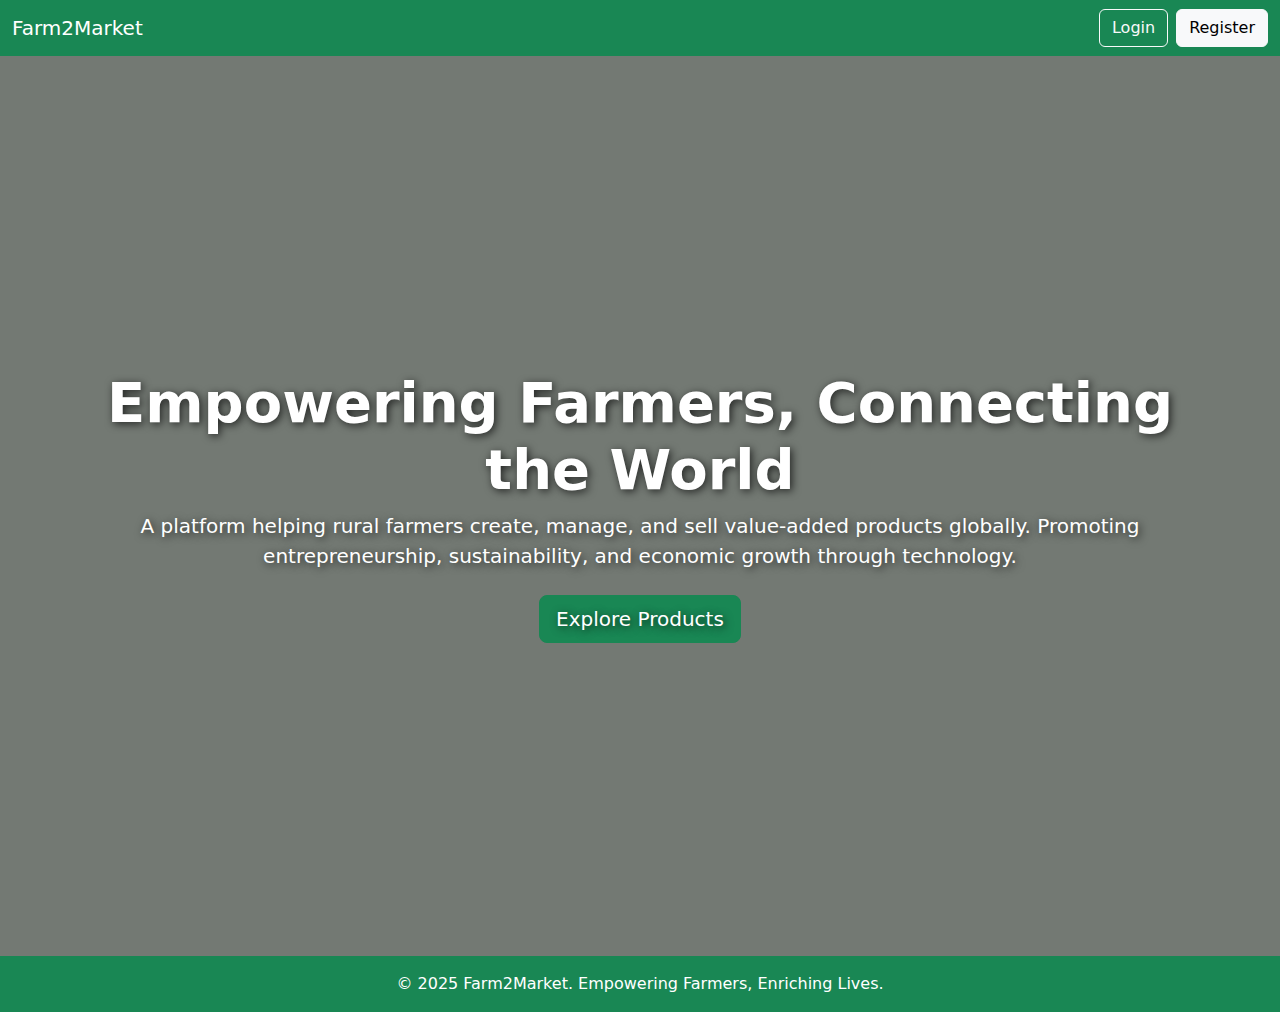
<file: index.html>
<!DOCTYPE html>
<html lang="en">
<head>
  <meta charset="UTF-8">
  <meta name="viewport" content="width=device-width, initial-scale=1">
  <title>Farm2Market</title>

  <!-- Bootstrap CSS -->
  <link href="https://cdn.jsdelivr.net/npm/bootstrap@5.3.2/dist/css/bootstrap.min.css" rel="stylesheet">
  
  <!-- Custom CSS -->
  <style>
    /* Custom background for body */
    body.custom-bg {
      background-color: #e6f2e6;
    }

    /* Hero section with background image and overlay */
    .custom-hero {
      position: relative;
      min-height: 100vh;
      background: url('https://th.bing.com/th/id/R.2d9805880904ff216e349fb027996c91?rik=CVxB1r4PZYLxAw&riu=http%3a%2f%2fwallpapercave.com%2fwp%2fwp1886349.jpg&ehk=um1QxGABaEff4i3roWWhIgfATHDWBvM4kuQb1AxMEpU%3d&risl=&pid=ImgRaw&r=0') no-repeat center center/cover;
      color: #fff;
      display: flex;
      align-items: center;
      justify-content: center;
      flex-direction: column;
      overflow: hidden;
      text-shadow: 2px 2px 8px rgba(0, 0, 0, 0.7);
    }

    /* Overlay to darken the background */
    .custom-hero::after {
      content: "";
      position: absolute;
      top: 0;
      left: 0;
      height: 100%;
      width: 100%;
      background: rgba(0, 0, 0, 0.5); /* Dark overlay */
      z-index: 0;
    }

    /* Make sure container content is above overlay */
    .custom-hero .container {
      position: relative;
      z-index: 1;
    }

    /* Container for the products carousel */
    .carousel-container {
  position: relative;
  display: flex;
  align-items: center; /* Vertically center carousel */
  overflow: hidden;
  padding: 0 80px; /* Enough space for outside arrows */
}

.carousel-cards {
  display: flex;
  transition: transform 0.5s ease;
  width: 100%;
}

.carousel-card {
  flex: 0 0 33.33%; /* 3 cards per view */
  padding: 10px;
}

.carousel-button {
  position: absolute;
  top: 50%;
  transform: translateY(-50%); /* Center vertically */
  font-size: 24px; /* Arrow size */
  background-color: white;
  border: 2px solid green;
  border-radius: 50%;
  color: green;
  width: 60px;
  height: 60px;
  z-index: 100;
  display: flex;
  align-items: center; /* Center arrow horizontally */
  justify-content: center; /* Center arrow vertically */
  cursor: pointer;
  box-shadow: 0 4px 8px rgba(0,0,0,0.2);
}

.carousel-button.left {
  left: 20px;
}

.carousel-button.right {
  right: 20px;
}

@media (max-width: 768px) {
  .carousel-card {
    flex: 0 0 100%; /* 1 card per view on small screens */
  }
  .carousel-container {
    padding: 0 40px;
  }
}
  </style>

  <script src="register.js"></script>
  <script src="login.js"></script>
  <script src="order.js"></script>
</head>

<body class="custom-bg">

  <!-- Navbar -->
  <nav class="navbar navbar-expand-lg navbar-dark bg-success">
    <div class="container-fluid">
      <a class="navbar-brand" href="#">Farm2Market</a>
      <button class="navbar-toggler" type="button" data-bs-toggle="collapse" data-bs-target="#navbarNav">
        <span class="navbar-toggler-icon"></span>
      </button>

      <div class="collapse navbar-collapse" id="navbarNav">
        <ul class="navbar-nav ms-auto align-items-center">
          <li class="nav-item">
            <a href="login.html" class="btn btn-outline-light ms-3">Login</a>
          </li>
          <li class="nav-item">
            <a href="register.html" class="btn btn-light ms-2">Register</a>
          </li>
        </ul>
      </div>
    </div>
  </nav>

  <!-- Hero Section -->
  <section class="text-center custom-hero">
    <div class="container">
      <h1 class="display-4 fw-bold">Empowering Farmers, Connecting the World</h1>
      <p class="lead mb-4">
        A platform helping rural farmers create, manage, and sell value-added products globally.
        Promoting entrepreneurship, sustainability, and economic growth through technology.
      </p>
      <a href="login.html" class="btn btn-success btn-lg">Explore Products</a>
    </div>
  </section>

  
  <!-- Footer -->
  <footer class="bg-success text-white text-center py-3">
    © 2025 Farm2Market. Empowering Farmers, Enriching Lives.
  </footer>

  <!-- Bootstrap JS -->
  <script src="https://cdn.jsdelivr.net/npm/bootstrap@5.3.2/dist/js/bootstrap.bundle.min.js"></script>

  <!-- Custom JavaScript for carousel sliding -->
  <script>
    let currentIndex = 0;
    const cards = document.querySelector('.carousel-cards');
    const totalCards = document.querySelectorAll('.carousel-card').length;

    document.getElementById('right-btn').addEventListener('click', () => {
      if (currentIndex < totalCards - 3) {
        currentIndex++;
        cards.style.transform = `translateX(-${currentIndex * 33.33}%)`;
      }
    });

    document.getElementById('left-btn').addEventListener('click', () => {
      if (currentIndex > 0) {
        currentIndex--;
        cards.style.transform = `translateX(-${currentIndex * 33.33}%)`;
      }
    });
  </script>

</body>
</html>
</file>
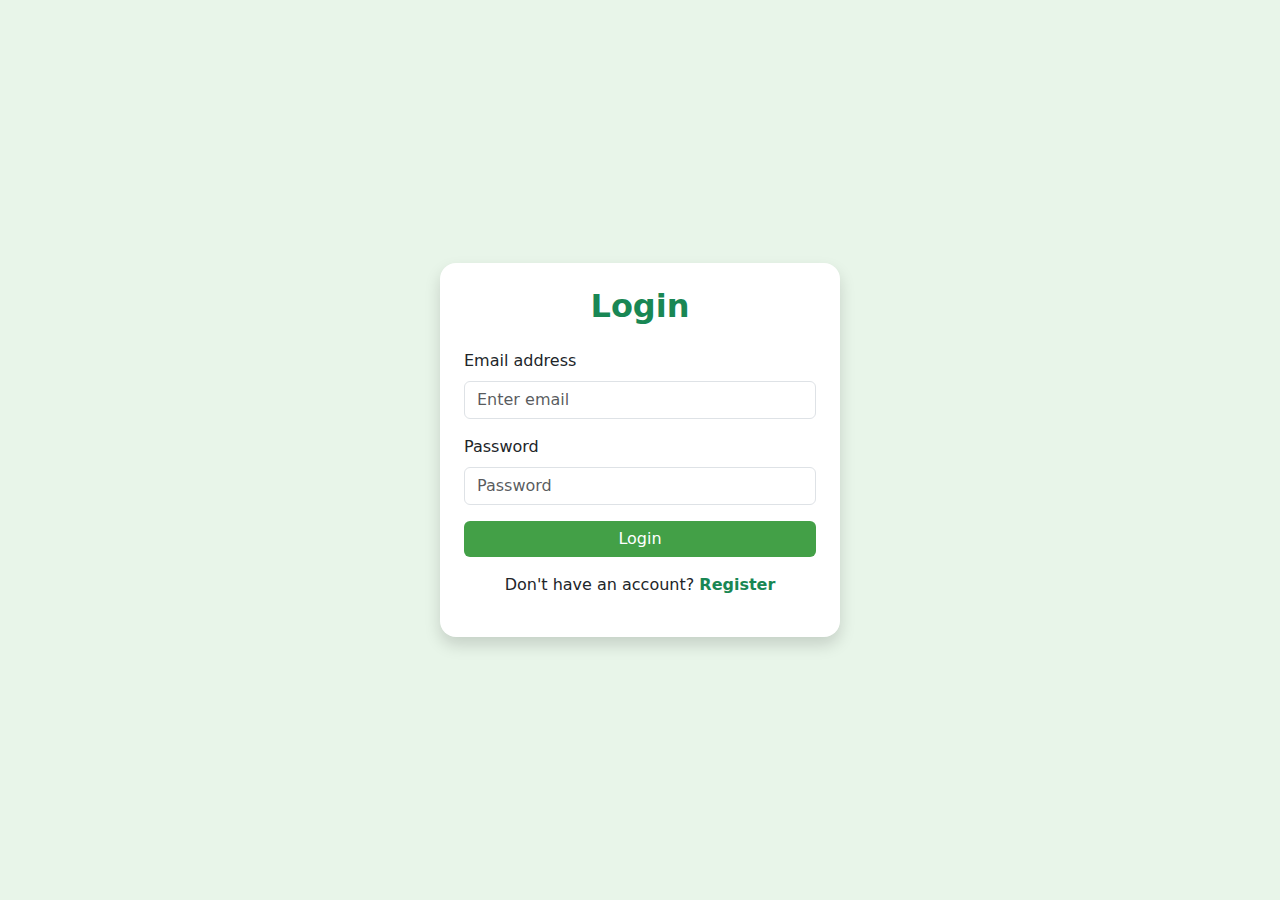
<file: login.html>
<!DOCTYPE html>
<html lang="en">
<head>
  <meta charset="UTF-8">
  <meta name="viewport" content="width=device-width, initial-scale=1">
  <title>Login | AgriGlobal</title>

  <!-- Bootstrap CSS -->
  <link href="https://cdn.jsdelivr.net/npm/bootstrap@5.3.2/dist/css/bootstrap.min.css" rel="stylesheet">
  
  <!-- Custom CSS -->
  <link rel="stylesheet" href="style.css">
  <script src="login.js"></script>
</head>

<body class="custom-bg">

  <div class="container d-flex align-items-center justify-content-center min-vh-100">
    <div class="card shadow p-4" style="width: 100%; max-width: 400px;">
      <h2 class="text-center mb-4 text-success fw-bold">Login</h2>
      <form>
        <div class="mb-3">
          <label for="email" class="form-label">Email address</label>
          <input type="email" class="form-control" id="email" placeholder="Enter email">
        </div>
        <div class="mb-3">
          <label for="password" class="form-label">Password</label>
          <input type="password" class="form-control" id="password" placeholder="Password">
        </div>
        <div class="d-grid">
          <button type="submit" class="btn btn-success">Login</button>
        </div>
      </form>
      <p class="text-center mt-3">
        Don't have an account? <a href="register.html" class="text-success fw-bold">Register</a>
      </p>
    </div>
  </div>

  <!-- Bootstrap JS -->
  <script src="https://cdn.jsdelivr.net/npm/bootstrap@5.3.2/dist/js/bootstrap.bundle.min.js"></script>

</body>
</html>
</file>
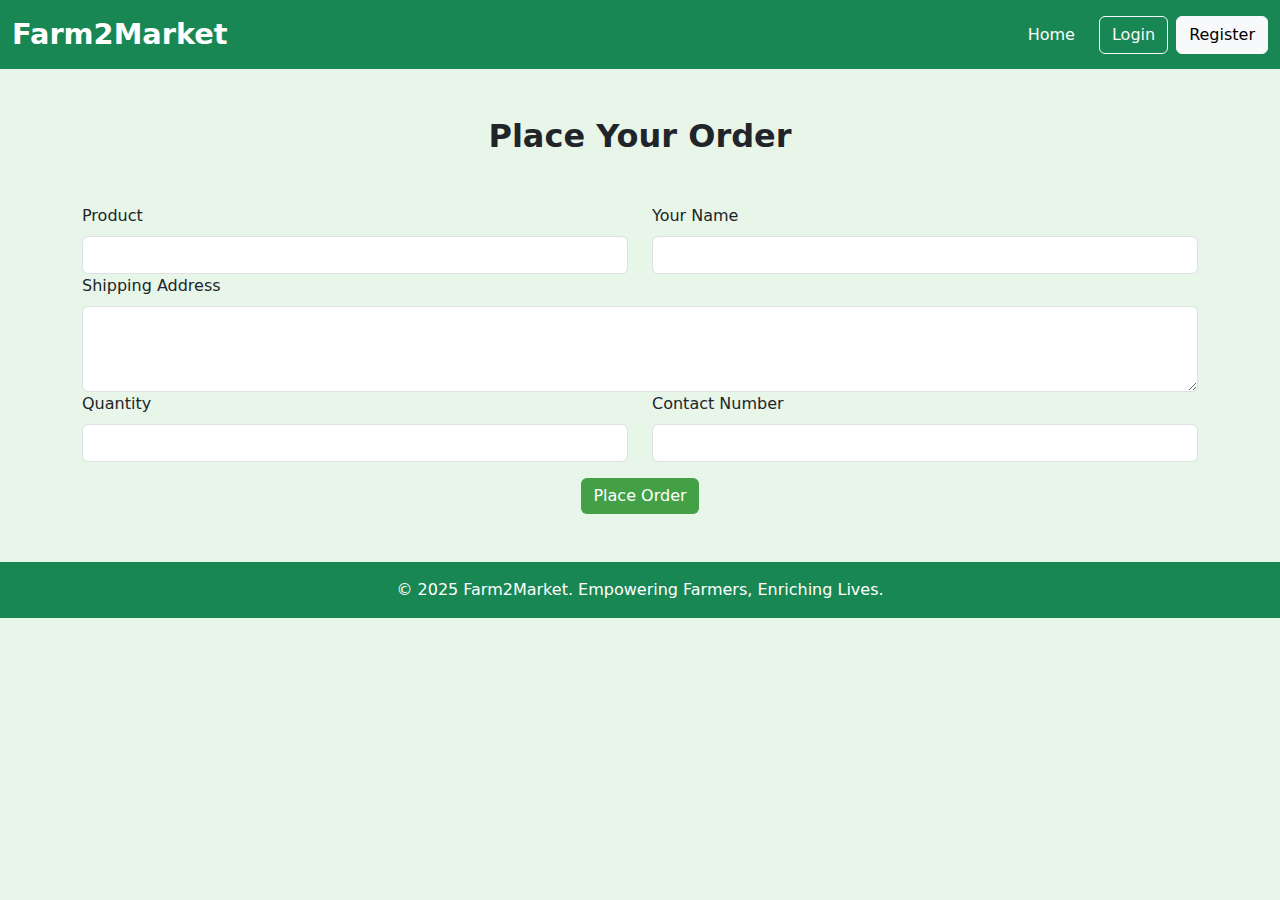
<file: order.html>
<!DOCTYPE html>
<html lang="en">
<head>
  <meta charset="UTF-8">
  <meta name="viewport" content="width=device-width, initial-scale=1">
  <title>Order - Farm2Market</title>

  <!-- Bootstrap CSS -->
  <link href="https://cdn.jsdelivr.net/npm/bootstrap@5.3.2/dist/css/bootstrap.min.css" rel="stylesheet">
  
  <!-- Custom CSS -->
  <link rel="stylesheet" href="style.css">
</head>

<body class="custom-bg">

  <!-- Navbar -->
  <nav class="navbar navbar-expand-lg navbar-dark bg-success">
    <div class="container-fluid">
      <a class="navbar-brand" href="#">Farm2Market</a>
      <button class="navbar-toggler" type="button" data-bs-toggle="collapse" data-bs-target="#navbarNav">
        <span class="navbar-toggler-icon"></span>
      </button>

      <div class="collapse navbar-collapse" id="navbarNav">
        <ul class="navbar-nav ms-auto align-items-center">
          <li class="nav-item">
            <a class="nav-link active" href="index.html">Home</a>
          </li>
          <li class="nav-item">
            <a href="login.html" class="btn btn-outline-light ms-3">Login</a>
          </li>
          <li class="nav-item">
            <a href="register.html" class="btn btn-light ms-2">Register</a>
          </li>
        </ul>
      </div>
    </div>
  </nav>

  <!-- Order Section -->
  <section class="py-5">
    <div class="container">
      <h2 class="text-center mb-5 fw-bold">Place Your Order</h2>

      <!-- Order Form -->
      <form action="#" method="POST">
        <div class="row">
          <!-- Product Name (from URL params) -->
          <div class="col-md-6">
            <label for="product" class="form-label">Product</label>
            <input type="text" class="form-control" id="product" name="product" value="" readonly>
          </div>

          <!-- Customer Name -->
          <div class="col-md-6">
            <label for="name" class="form-label">Your Name</label>
            <input type="text" class="form-control" id="name" name="name" required>
          </div>

          <!-- Shipping Address -->
          <div class="col-md-12">
            <label for="address" class="form-label">Shipping Address</label>
            <textarea class="form-control" id="address" name="address" rows="3" required></textarea>
          </div>

          <!-- Quantity -->
          <div class="col-md-6">
            <label for="quantity" class="form-label">Quantity</label>
            <input type="number" class="form-control" id="quantity" name="quantity" required>
          </div>

          <!-- Contact Number -->
          <div class="col-md-6">
            <label for="contact" class="form-label">Contact Number</label>
            <input type="tel" class="form-control" id="contact" name="contact" required>
          </div>

          <!-- Submit Button -->
          <div class="col-md-12 text-center">
            <button type="submit" class="btn btn-success mt-3">Place Order</button>
          </div>
        </div>
      </form>
    </div>
  </section>

  <!-- Footer -->
  <footer class="bg-success text-white text-center py-3">
    © 2025 Farm2Market. Empowering Farmers, Enriching Lives.
  </footer>

  <!-- Bootstrap JS -->
  <script src="https://cdn.jsdelivr.net/npm/bootstrap@5.3.2/dist/js/bootstrap.bundle.min.js"></script>

  <!-- Script to populate product in the order form -->
  <script>
    // Fetch product info from URL and populate form
    const urlParams = new URLSearchParams(window.location.search);
    const productName = urlParams.get('product');
    document.getElementById('product').value = productName;
  </script>

</body>
</html>
</file>
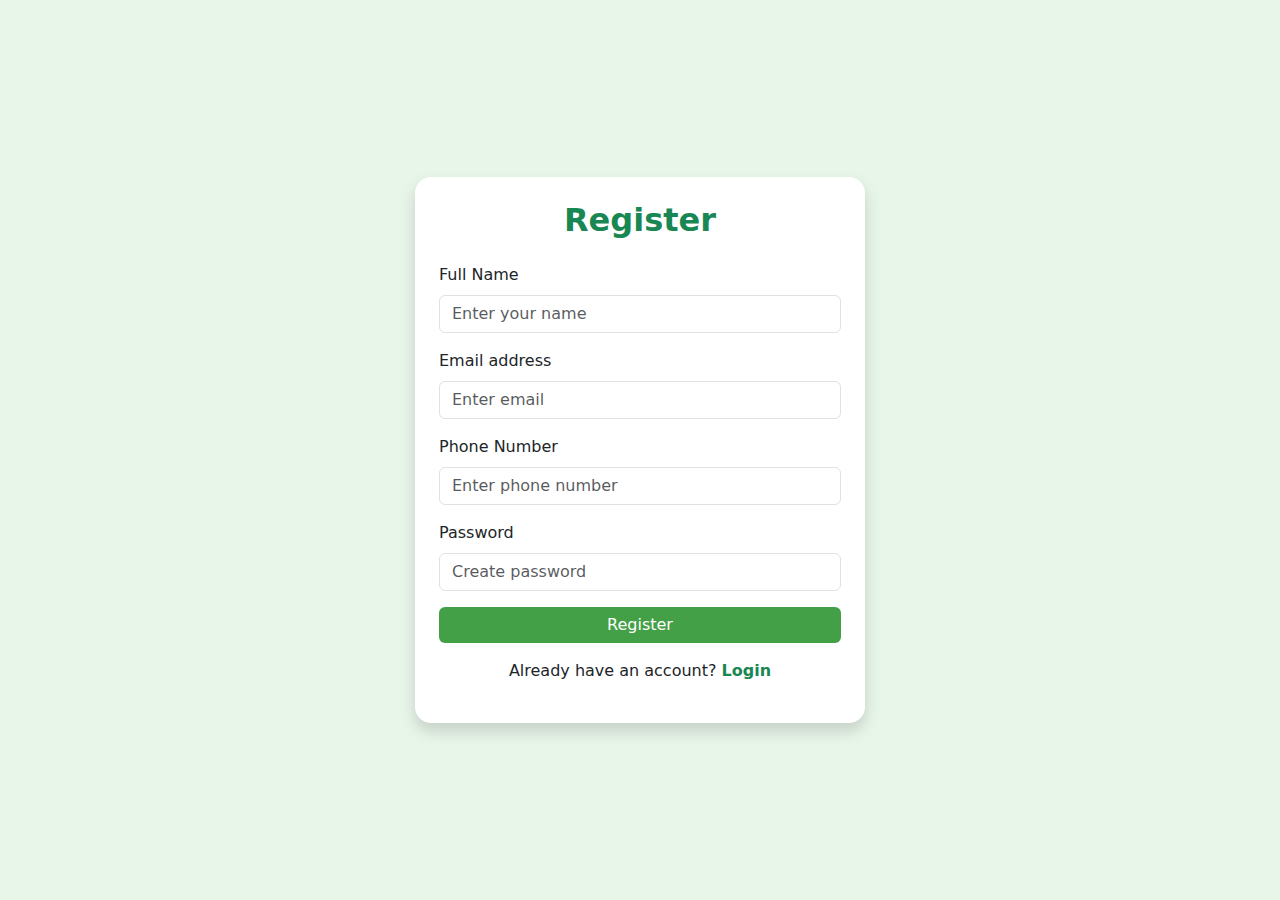
<file: register.html>
<!DOCTYPE html>
<html lang="en">
<head>
  <meta charset="UTF-8">
  <meta name="viewport" content="width=device-width, initial-scale=1">
  <title>Register | AgriGlobal</title>

  <!-- Bootstrap CSS -->
  <link href="https://cdn.jsdelivr.net/npm/bootstrap@5.3.2/dist/css/bootstrap.min.css" rel="stylesheet">

  <!-- Custom CSS -->
  <link rel="stylesheet" href="style.css">
  <script src="register.js"></script>
</head>

<body class="custom-bg">

  <div class="container d-flex align-items-center justify-content-center min-vh-100">
    <div class="card shadow p-4" style="width: 100%; max-width: 450px;">
      <h2 class="text-center mb-4 text-success fw-bold">Register</h2>
      <form>
        <div class="mb-3">
          <label for="fullname" class="form-label">Full Name</label>
          <input type="text" class="form-control" id="fullname" placeholder="Enter your name">
        </div>
        <div class="mb-3">
          <label for="email" class="form-label">Email address</label>
          <input type="email" class="form-control" id="email" placeholder="Enter email">
        </div>
        <div class="mb-3">
          <label for="phone" class="form-label">Phone Number</label>
          <input type="text" class="form-control" id="phone" placeholder="Enter phone number">
        </div>
        <div class="mb-3">
          <label for="password" class="form-label">Password</label>
          <input type="password" class="form-control" id="password" placeholder="Create password">
        </div>
        <div class="d-grid">
          <button type="submit" class="btn btn-success">Register</button>
        </div>
      </form>
      <p class="text-center mt-3">
        Already have an account? <a href="login.html" class="text-success fw-bold">Login</a>
      </p>
    </div>
  </div>

  <!-- Bootstrap JS -->
  <script src="https://cdn.jsdelivr.net/npm/bootstrap@5.3.2/dist/js/bootstrap.bundle.min.js"></script>

</body>
</html>
</file>
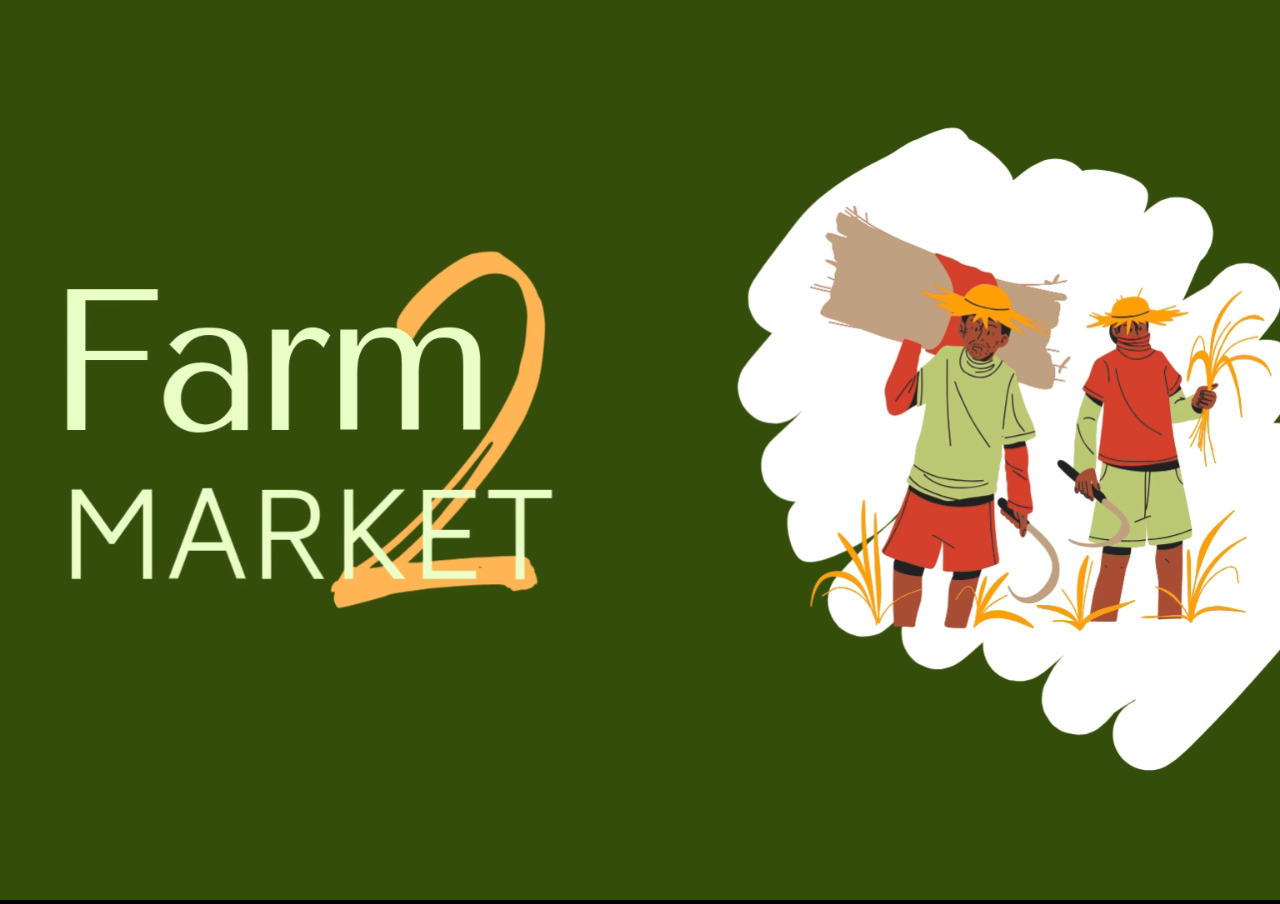
<file: video.html>
<!DOCTYPE html>
<html lang="en">
<head>
  <meta charset="UTF-8">
  <title>Intro Video</title>
  <style>
    body, html {
      margin: 0;
      padding: 0;
      overflow: hidden;
      height: 100%;
      background: black;
    }
    video {
      width: 100%;
      height: 100%;
      object-fit: cover;
    }
  </style>
</head>
<body>

<video id="introVideo" autoplay muted>
  <source src="myvideo.mp4" type="video/mp4">
  Your browser does not support HTML5 video.
</video>

<script>
  const video = document.getElementById('introVideo');

  video.addEventListener('ended', () => {
    window.location.href = "https://google.com"; // Redirect after video
  });

  // Optional: Allow user to skip by clicking
  video.addEventListener('click', () => {
    video.pause();
    window.location.href = "https://google.com";
  });
</script>

</body>
</html>
</file>
<file: style.css>
/* Custom background */
.custom-bg {
    background-color: #e8f5e9; /* soft light green */
  }
  
  /* Hero Section */
  .custom-hero {
    background: linear-gradient(to right, #a8e6cf, #dcedc1);
    color: #2e7d32;
  }
  
  /* About Section */
  .custom-about {
    background-color: #f1f8e9;
  }
  
  /* Navbar brand styling */
  .navbar-brand {
    font-size: 1.8rem;
    font-weight: bold;
  }
  
  /* Card hover effect */
  .card:hover {
    transform: translateY(-5px);
    transition: 0.3s;
    box-shadow: 0 8px 16px rgba(0, 128, 0, 0.3);
  }
  
  /* Form card styling */
  .card {
    border: none;
    border-radius: 1rem;
  }
  
  /* Buttons */
  .btn-success {
    background-color: #43a047;
    border: none;
  }
  
  .btn-success:hover {
    background-color: #388e3c;
  }
  
  /* Link styling inside forms */
  a {
    text-decoration: none;
  }
  a:hover {
    text-decoration: underline;
  }
</file>
